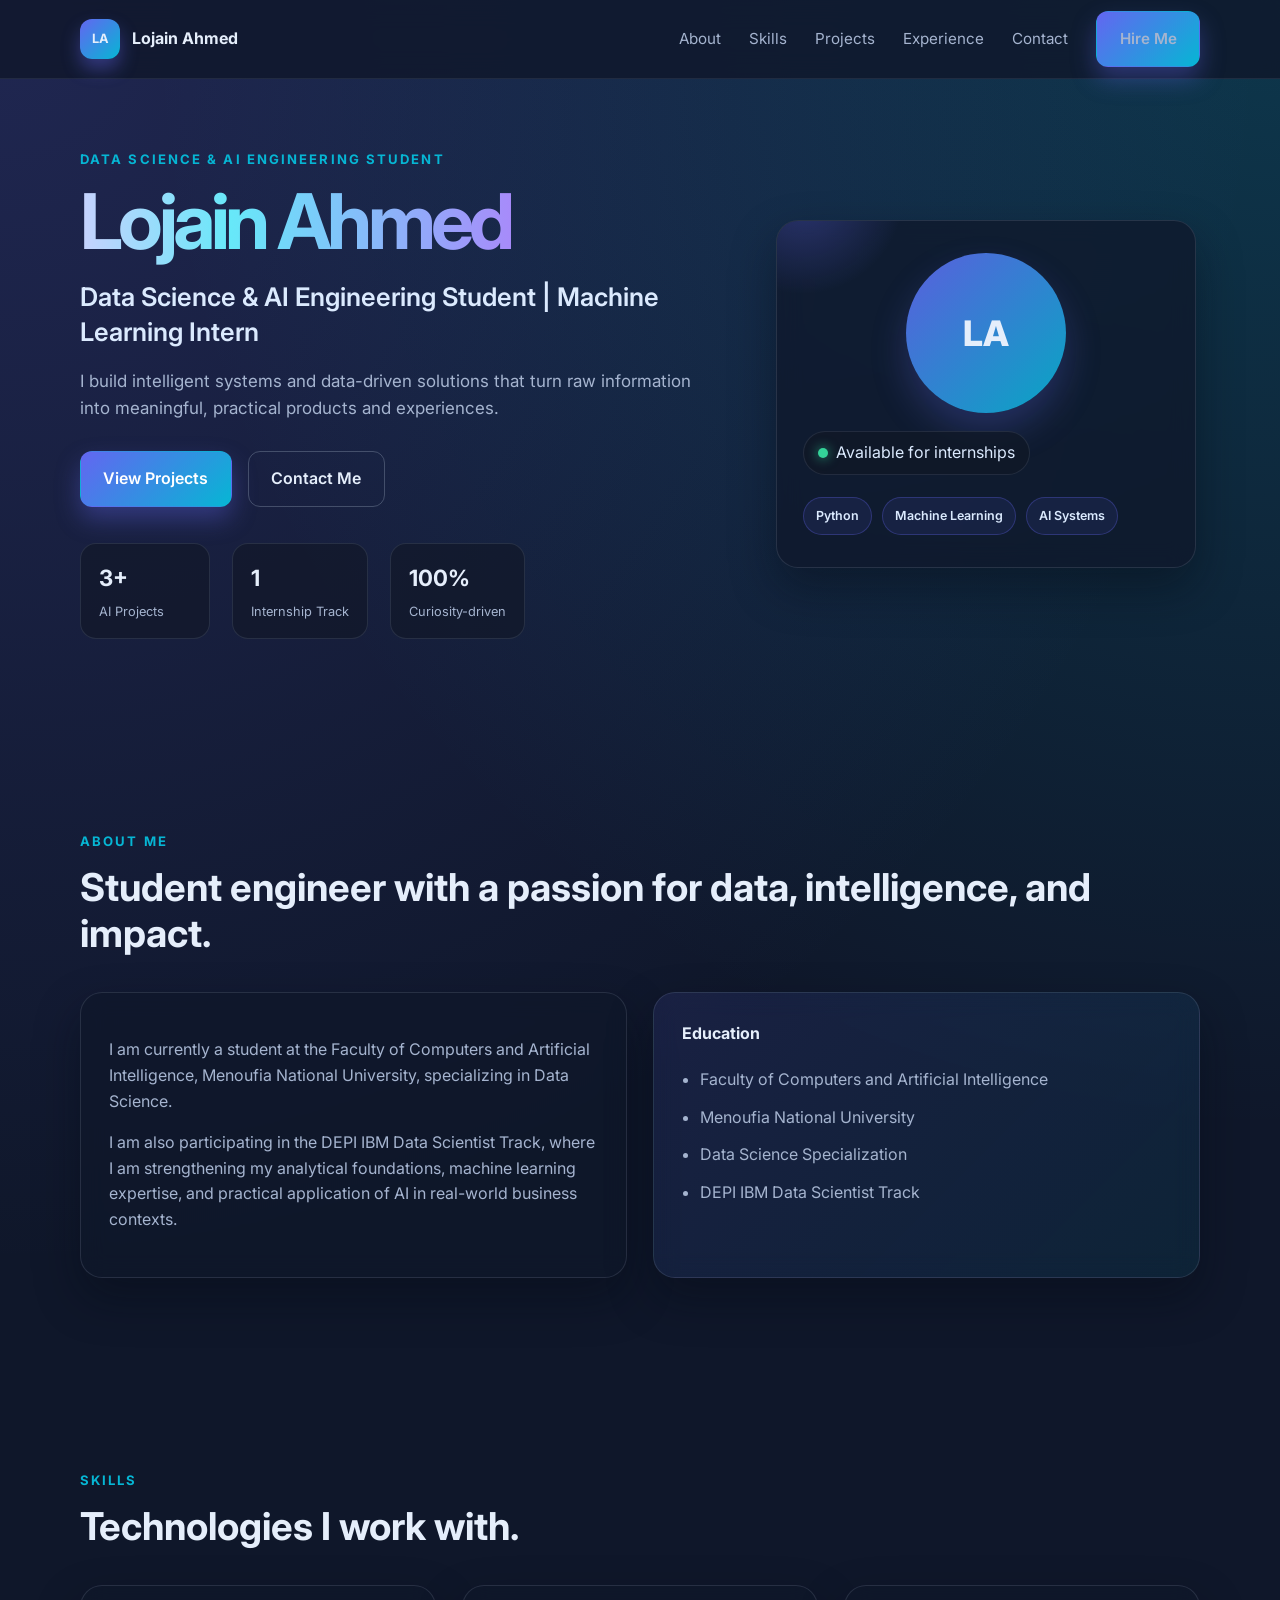
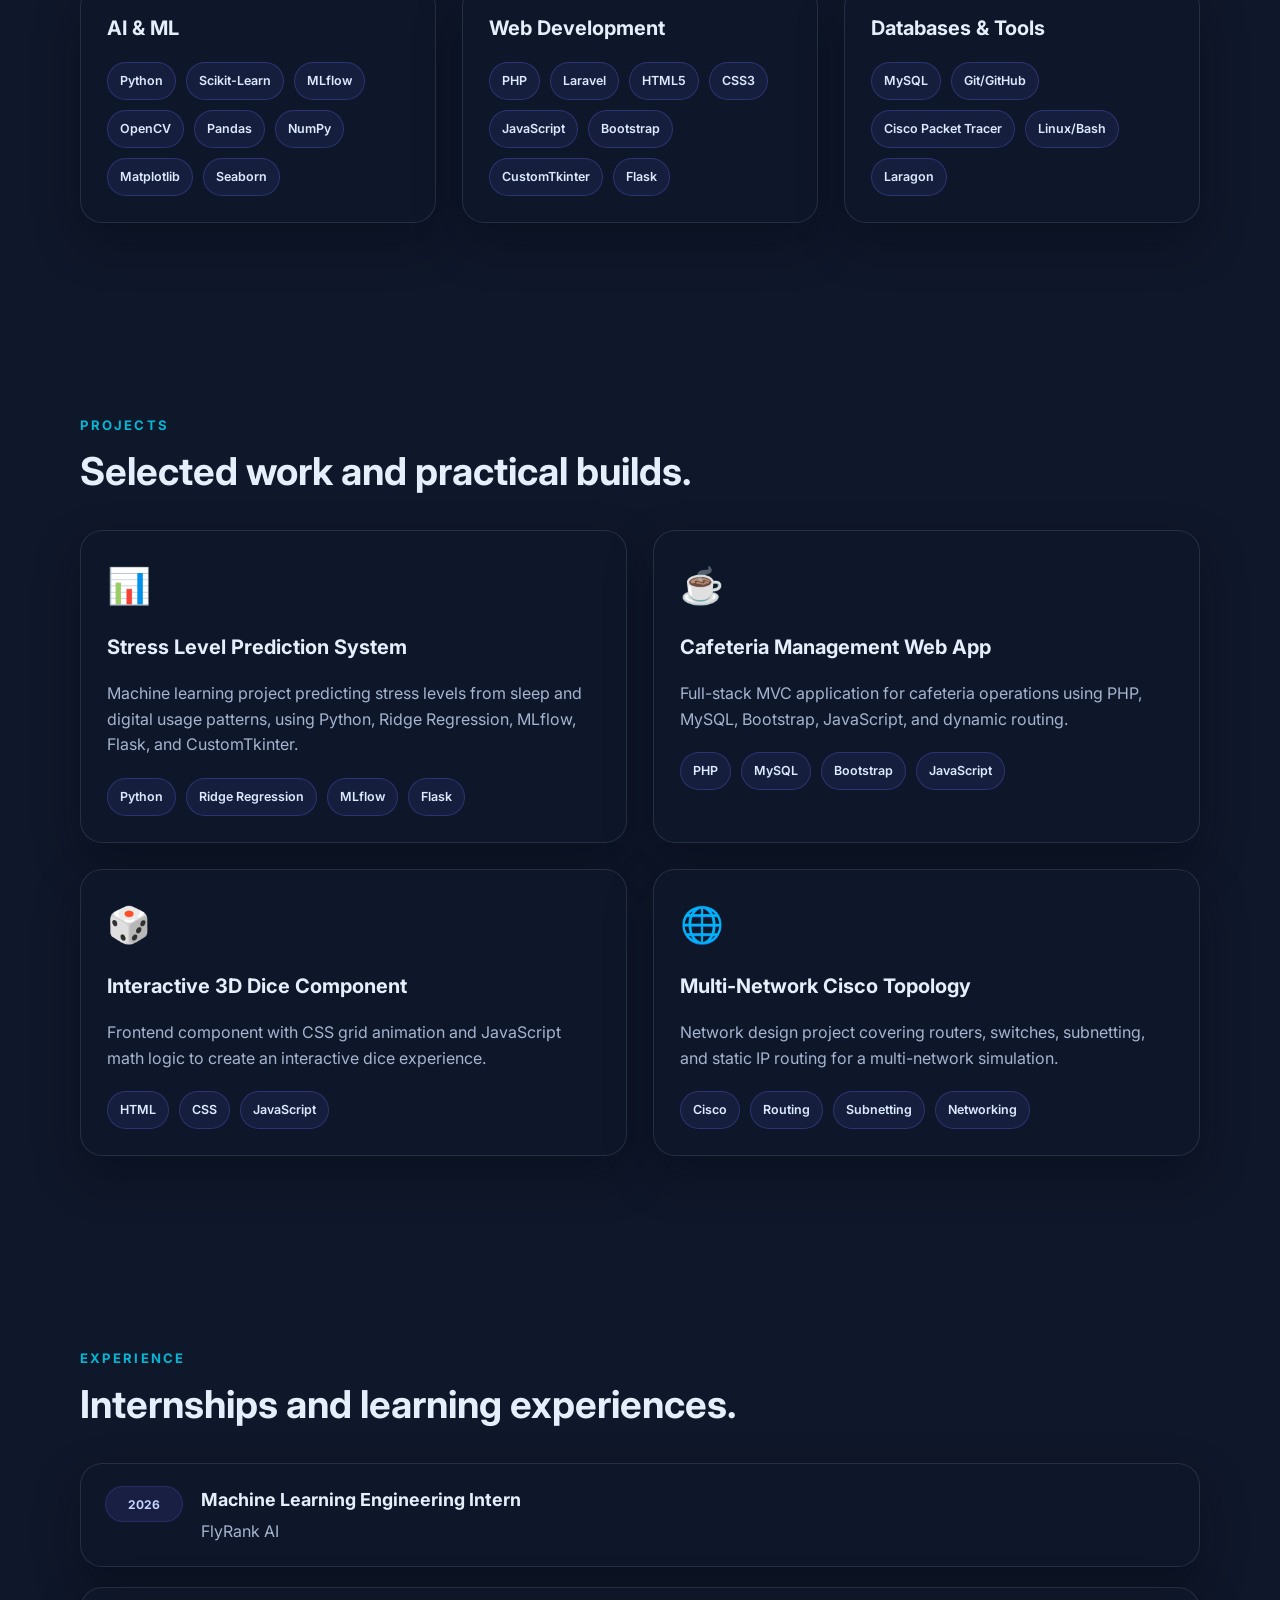
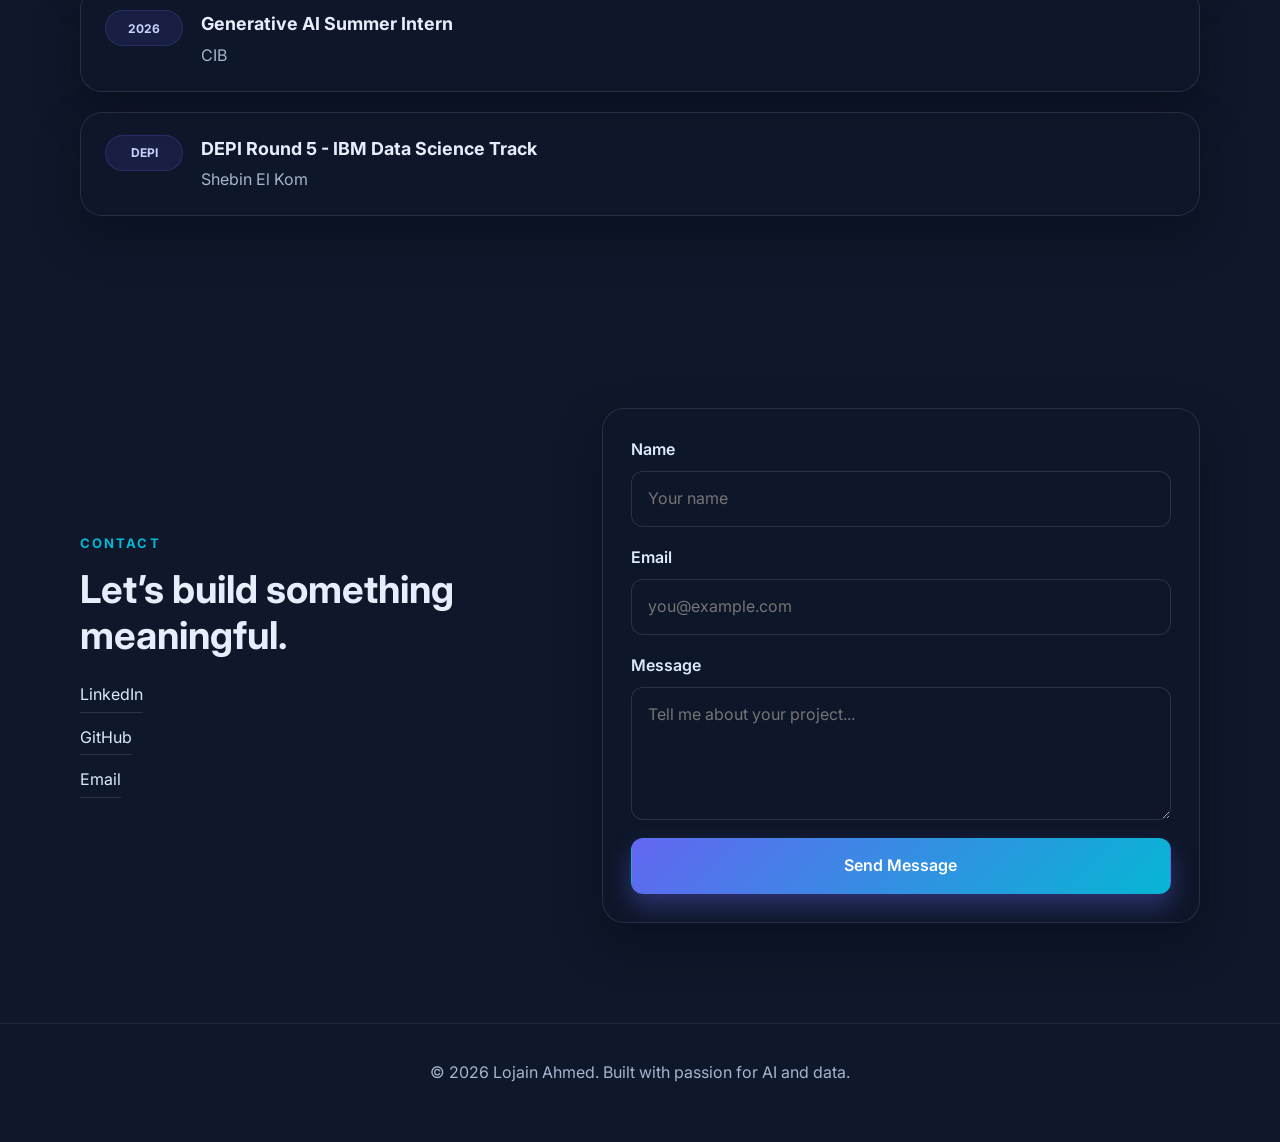
<file: ai 2/index.html>
<!DOCTYPE html>
<html lang="en">
  <head>
    <meta charset="UTF-8" />
    <meta name="viewport" content="width=device-width, initial-scale=1.0" />
    <meta
      name="description"
      content="Personal portfolio of a Data Science and AI Engineering student focused on machine learning, web development, and intelligent systems."
    />
    <title>Lojain Ahmed | Data Science & AI Engineer</title>
    <link rel="preconnect" href="https://fonts.googleapis.com" />
    <link rel="preconnect" href="https://fonts.gstatic.com" crossorigin />
    <link
      href="https://fonts.googleapis.com/css2?family=Inter:wght@400;500;600;700;800;900&display=swap"
      rel="stylesheet"
    />
    <link rel="stylesheet" href="css/style.css" />
  </head>
  <body>
    <div class="page-shell">
      <header class="site-header">
        <nav class="navbar container">
          <a href="#home" class="brand" aria-label="Home">
            <span class="brand-mark">LA</span>
            <span class="brand-text">Lojain Ahmed</span>
          </a>

          <button class="nav-toggle" aria-label="Toggle menu" aria-expanded="false">
            <span></span>
            <span></span>
            <span></span>
          </button>

          <div class="nav-menu">
            <a href="#about">About</a>
            <a href="#skills">Skills</a>
            <a href="#projects">Projects</a>
            <a href="#experience">Experience</a>
            <a href="#contact">Contact</a>
            <a href="#contact" class="btn btn-primary nav-cta">Hire Me</a>
          </div>
        </nav>
      </header>

      <main id="home">
        <section class="hero section">
          <div class="container hero-grid">
            <div class="hero-copy">
              <p class="eyebrow">Data Science & AI Engineering Student</p>
              <h1>
                <span class="gradient-text">Lojain Ahmed</span>
              </h1>
              <h2>Data Science & AI Engineering Student | Machine Learning Intern</h2>
              <p class="lead">
                I build intelligent systems and data-driven solutions that turn raw information
                into meaningful, practical products and experiences.
              </p>

              <div class="hero-actions">
                <a href="#projects" class="btn btn-primary">View Projects</a>
                <a href="#contact" class="btn btn-secondary">Contact Me</a>
              </div>

              <ul class="mini-stats" aria-label="Highlights">
                <li>
                  <strong>3+</strong>
                  <span>AI Projects</span>
                </li>
                <li>
                  <strong>1</strong>
                  <span>Internship Track</span>
                </li>
                <li>
                  <strong>100%</strong>
                  <span>Curiosity-driven</span>
                </li>
              </ul>
            </div>

            <div class="hero-visual" aria-label="Profile illustration panel">
              <div class="profile-card glass-card">
                <div class="avatar-ring">
                  <div class="avatar">LA</div>
                </div>
                <div class="profile-meta">
                  <span class="status-dot"></span>
                  Available for internships
                </div>
                <div class="focus-tags">
                  <span>Python</span>
                  <span>Machine Learning</span>
                  <span>AI Systems</span>
                </div>
              </div>
            </div>
          </div>
        </section>

        <section id="about" class="section">
          <div class="container">
            <div class="section-heading">
              <p class="eyebrow">About Me</p>
              <h3>Student engineer with a passion for data, intelligence, and impact.</h3>
            </div>

            <div class="about-grid">
              <div class="about-card glass-card">
                <p>
                  I am currently a student at the Faculty of Computers and Artificial
                  Intelligence, Menoufia National University, specializing in Data Science.
                </p>
                <p>
                  I am also participating in the DEPI IBM Data Scientist Track, where I am
                  strengthening my analytical foundations, machine learning expertise, and
                  practical application of AI in real-world business contexts.
                </p>
              </div>

              <div class="about-card glass-card accent-card">
                <h4>Education</h4>
                <ul>
                  <li>Faculty of Computers and Artificial Intelligence</li>
                  <li>Menoufia National University</li>
                  <li>Data Science Specialization</li>
                  <li>DEPI IBM Data Scientist Track</li>
                </ul>
              </div>
            </div>
          </div>
        </section>

        <section id="skills" class="section">
          <div class="container">
            <div class="section-heading">
              <p class="eyebrow">Skills</p>
              <h3>Technologies I work with.</h3>
            </div>

            <div class="skills-grid">
              <article class="skill-card glass-card">
                <h4>AI & ML</h4>
                <div class="tags">
                  <span>Python</span>
                  <span>Scikit-Learn</span>
                  <span>MLflow</span>
                  <span>OpenCV</span>
                  <span>Pandas</span>
                  <span>NumPy</span>
                  <span>Matplotlib</span>
                  <span>Seaborn</span>
                </div>
              </article>

              <article class="skill-card glass-card">
                <h4>Web Development</h4>
                <div class="tags">
                  <span>PHP</span>
                  <span>Laravel</span>
                  <span>HTML5</span>
                  <span>CSS3</span>
                  <span>JavaScript</span>
                  <span>Bootstrap</span>
                  <span>CustomTkinter</span>
                  <span>Flask</span>
                </div>
              </article>

              <article class="skill-card glass-card">
                <h4>Databases & Tools</h4>
                <div class="tags">
                  <span>MySQL</span>
                  <span>Git/GitHub</span>
                  <span>Cisco Packet Tracer</span>
                  <span>Linux/Bash</span>
                  <span>Laragon</span>
                </div>
              </article>
            </div>
          </div>
        </section>

        <section id="projects" class="section">
          <div class="container">
            <div class="section-heading">
              <p class="eyebrow">Projects</p>
              <h3>Selected work and practical builds.</h3>
            </div>

            <div class="projects-grid">
              <article class="project-card glass-card">
                <div class="project-icon">📊</div>
                <h4>Stress Level Prediction System</h4>
                <p>
                  Machine learning project predicting stress levels from sleep and digital usage
                  patterns, using Python, Ridge Regression, MLflow, Flask, and CustomTkinter.
                </p>
                <div class="tags">
                  <span>Python</span>
                  <span>Ridge Regression</span>
                  <span>MLflow</span>
                  <span>Flask</span>
                </div>
              </article>

              <article class="project-card glass-card">
                <div class="project-icon">☕</div>
                <h4>Cafeteria Management Web App</h4>
                <p>
                  Full-stack MVC application for cafeteria operations using PHP, MySQL,
                  Bootstrap, JavaScript, and dynamic routing.
                </p>
                <div class="tags">
                  <span>PHP</span>
                  <span>MySQL</span>
                  <span>Bootstrap</span>
                  <span>JavaScript</span>
                </div>
              </article>

              <article class="project-card glass-card">
                <div class="project-icon">🎲</div>
                <h4>Interactive 3D Dice Component</h4>
                <p>
                  Frontend component with CSS grid animation and JavaScript math logic to create
                  an interactive dice experience.
                </p>
                <div class="tags">
                  <span>HTML</span>
                  <span>CSS</span>
                  <span>JavaScript</span>
                </div>
              </article>

              <article class="project-card glass-card">
                <div class="project-icon">🌐</div>
                <h4>Multi-Network Cisco Topology</h4>
                <p>
                  Network design project covering routers, switches, subnetting, and static IP
                  routing for a multi-network simulation.
                </p>
                <div class="tags">
                  <span>Cisco</span>
                  <span>Routing</span>
                  <span>Subnetting</span>
                  <span>Networking</span>
                </div>
              </article>
            </div>
          </div>
        </section>

        <section id="experience" class="section">
          <div class="container">
            <div class="section-heading">
              <p class="eyebrow">Experience</p>
              <h3>Internships and learning experiences.</h3>
            </div>

            <div class="timeline">
              <article class="timeline-item glass-card">
                <span class="timeline-badge">2026</span>
                <div>
                  <h4>Machine Learning Engineering Intern</h4>
                  <p>FlyRank AI</p>
                </div>
              </article>

              <article class="timeline-item glass-card">
                <span class="timeline-badge">2026</span>
                <div>
                  <h4>Generative AI Summer Intern</h4>
                  <p>CIB</p>
                </div>
              </article>

              <article class="timeline-item glass-card">
                <span class="timeline-badge">DEPI</span>
                <div>
                  <h4>DEPI Round 5 - IBM Data Science Track</h4>
                  <p>Shebin El Kom</p>
                </div>
              </article>
            </div>
          </div>
        </section>

        <section id="contact" class="section contact-section">
          <div class="container contact-grid">
            <div>
              <div class="section-heading left-align">
                <p class="eyebrow">Contact</p>
                <h3>Let’s build something meaningful.</h3>
              </div>

              <div class="social-links">
                <a href="https://www.linkedin.com" target="_blank" rel="noreferrer">LinkedIn</a>
                <a href="https://github.com" target="_blank" rel="noreferrer">GitHub</a>
                <a href="mailto:your.email@example.com">Email</a>
              </div>
            </div>

            <form class="contact-form glass-card" id="contactForm">
              <div class="field-group">
                <label for="name">Name</label>
                <input id="name" name="name" type="text" placeholder="Your name" required />
              </div>

              <div class="field-group">
                <label for="email">Email</label>
                <input id="email" name="email" type="email" placeholder="you@example.com" required />
              </div>

              <div class="field-group">
                <label for="message">Message</label>
                <textarea id="message" name="message" rows="4" placeholder="Tell me about your project..." required></textarea>
              </div>

              <button type="submit" class="btn btn-primary full-width">Send Message</button>
            </form>
          </div>
        </section>
      </main>

      <footer class="site-footer">
        <div class="container footer-inner">
          <p>© <span id="year"></span> Lojain Ahmed. Built with passion for AI and data.</p>
        </div>
      </footer>
    </div>

    <script src="js/main.js"></script>
  </body>
</html>
</file>
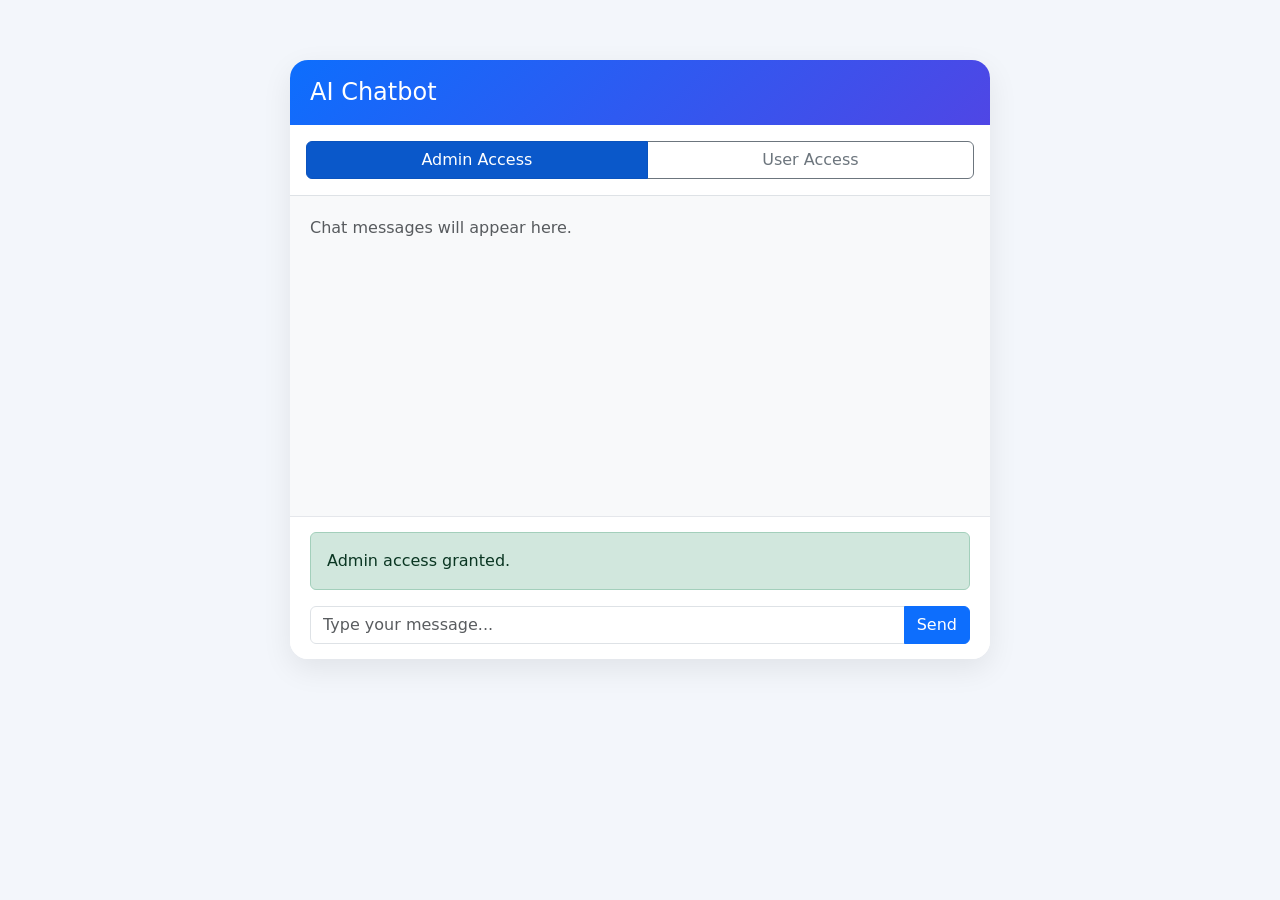
<file: ai 2/chatbot.html>
<!DOCTYPE html>
<html lang="en">
  <head>
    <meta charset="UTF-8" />
    <meta name="viewport" content="width=device-width, initial-scale=1.0" />
    <title>AI Chatbot Access Demo</title>
    <link href="https://cdn.jsdelivr.net/npm/bootstrap@5.3.3/dist/css/bootstrap.min.css" rel="stylesheet" />
    <style>
      body {
        background: #f3f6fb;
      }
      .chat-box {
        max-width: 700px;
        margin: 60px auto;
        background: white;
        border-radius: 18px;
        box-shadow: 0 10px 30px rgba(0, 0, 0, 0.08);
        overflow: hidden;
      }
      .chat-header {
        background: linear-gradient(135deg, #0d6efd, #4f46e5);
        color: white;
        padding: 18px 20px;
      }
      .chat-body {
        height: 320px;
        overflow-y: auto;
        padding: 20px;
        background: #f8f9fa;
      }
      .chat-footer {
        padding: 15px 20px;
        border-top: 1px solid #e5e7eb;
        background: white;
      }
      .role-toggle .btn {
        min-width: 140px;
      }
    </style>
  </head>
  <body>
    <div class="chat-box">
      <div class="chat-header">
        <h4 class="mb-0">AI Chatbot</h4>
      </div>

      <div class="p-3 border-bottom bg-white role-toggle">
        <div class="btn-group w-100" role="group" aria-label="Role switcher">
          <button type="button" class="btn btn-outline-primary active" data-role="admin">Admin Access</button>
          <button type="button" class="btn btn-outline-secondary" data-role="user">User Access</button>
        </div>
      </div>

      <div class="chat-body" id="chatMessages">
        <div class="text-muted">Chat messages will appear here.</div>
      </div>

      <div class="chat-footer">
        <div id="statusBox" class="alert alert-danger mt-0 mb-3">Access Denied: You do not have admin permissions to use the chatbot.</div>
        <div class="input-group">
          <input id="messageInput" class="form-control" type="text" placeholder="Type your message..." disabled />
          <button id="sendMessage" class="btn btn-primary" type="button" disabled>Send</button>
        </div>
      </div>
    </div>

    <script src="chatbot.js"></script>
  </body>
</html>
</file>
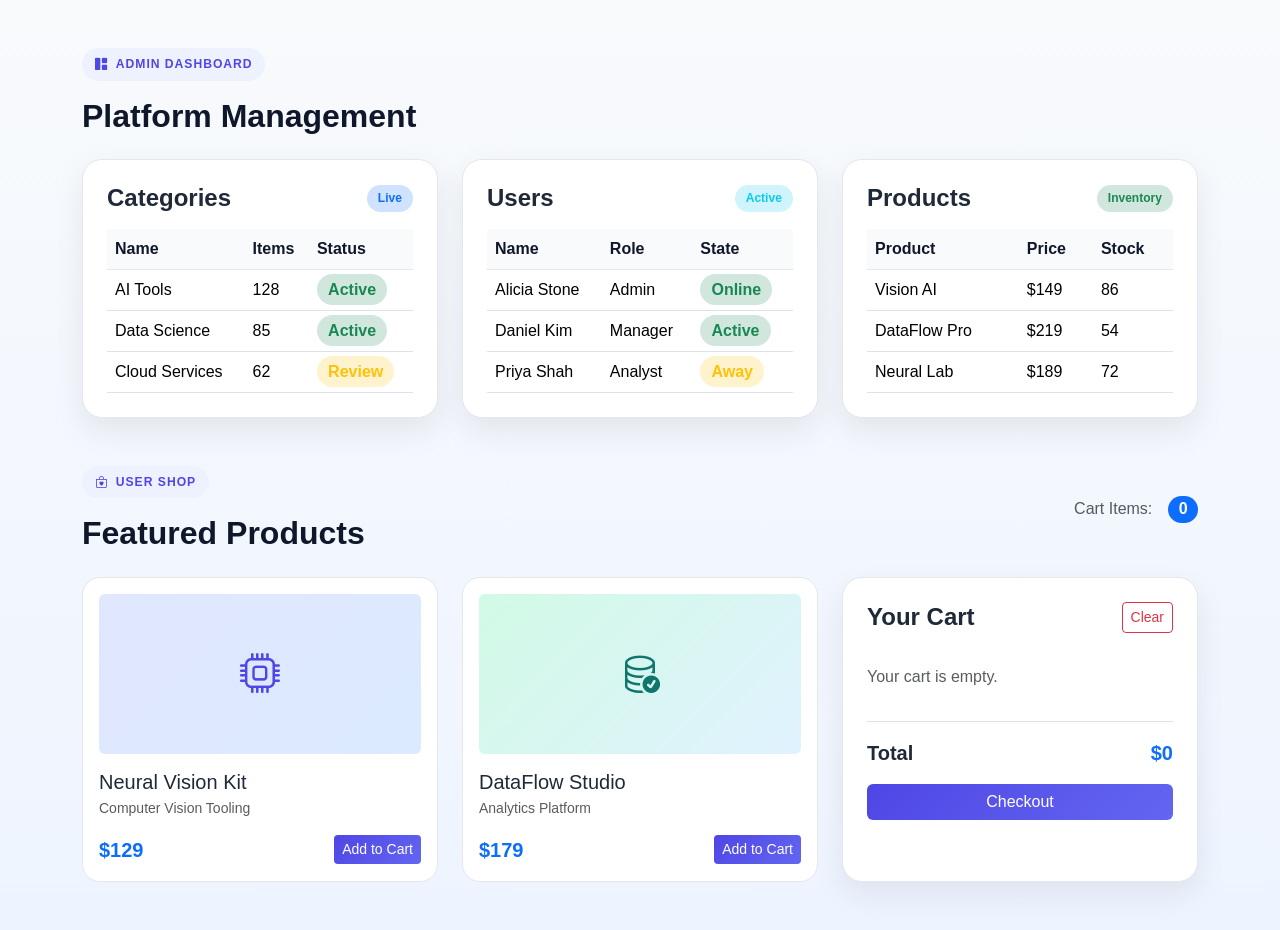
<file: ai 2/dashboard.html>
<!DOCTYPE html>
<html lang="en">
  <head>
    <meta charset="UTF-8" />
    <meta name="viewport" content="width=device-width, initial-scale=1.0" />
    <title>Admin Dashboard & Shop</title>
    <link href="https://cdn.jsdelivr.net/npm/bootstrap@5.3.3/dist/css/bootstrap.min.css" rel="stylesheet" />
    <link rel="stylesheet" href="https://cdn.jsdelivr.net/npm/bootstrap-icons@1.11.3/font/bootstrap-icons.min.css" />
    <style>
      :root {
        --bg: #f4f7fb;
        --panel: #ffffff;
        --primary: #4f46e5;
        --primary-soft: #eef2ff;
        --secondary: #0f172a;
        --text: #1f2937;
        --border: #e5e7eb;
        --shadow: 0 12px 30px rgba(15, 23, 42, 0.08);
      }
      body {
        background: linear-gradient(180deg, #f8fafc 0%, #eef4ff 100%);
        color: var(--text);
        font-family: "Segoe UI", Tahoma, Geneva, Verdana, sans-serif;
      }
      .section-title {
        font-size: 2rem;
        font-weight: 700;
        color: var(--secondary);
        margin-bottom: 1.2rem;
      }
      .section-label {
        display: inline-flex;
        align-items: center;
        gap: 0.5rem;
        letter-spacing: 0.08em;
        text-transform: uppercase;
        font-size: 0.76rem;
        color: var(--primary);
        background: var(--primary-soft);
        border-radius: 999px;
        padding: 0.45rem 0.8rem;
        font-weight: 600;
      }
      .table-card, .shop-panel {
        background: var(--panel);
        border: 1px solid var(--border);
        border-radius: 20px;
        box-shadow: var(--shadow);
      }
      .table thead th {
        border-bottom: 1px solid var(--border);
        background: #f8fafc;
        color: var(--secondary);
        font-weight: 700;
      }
      .badge-soft {
        border-radius: 999px;
        padding: 0.45rem 0.7rem;
        font-weight: 600;
      }
      .btn-primary {
        background: linear-gradient(135deg, #4f46e5, #6366f1);
        border: none;
      }
      .product-card {
        border: 1px solid var(--border);
        border-radius: 18px;
        overflow: hidden;
        transition: 0.25s ease;
        background: white;
        height: 100%;
      }
      .product-image {
        height: 160px;
        background: linear-gradient(135deg, #e0e7ff, #dbeafe);
        display: flex;
        align-items: center;
        justify-content: center;
        color: var(--primary);
        font-size: 2.5rem;
      }
      .cart-item {
        border-bottom: 1px solid var(--border);
        padding: 0.75rem 0;
      }
      .cart-item:last-child {
        border-bottom: none;
      }
    </style>
  </head>
  <body>
    <main class="container py-5">
      <!-- Admin Dashboard Section -->
      <section id="dashboard" class="mb-5">
        <div class="mb-4">
          <span class="section-label"><i class="bi bi-grid-1x2-fill"></i> Admin Dashboard</span>
          <h2 class="section-title mt-3 mb-0">Platform Management</h2>
        </div>

        <div class="row g-4">
          <!-- Categories Table -->
          <div class="col-lg-4">
            <div class="table-card p-3 p-md-4">
              <div class="d-flex justify-content-between align-items-center mb-3">
                <h4 class="fw-bold mb-0">Categories</h4>
                <span class="badge badge-soft bg-primary-subtle text-primary">Live</span>
              </div>
              <div class="table-responsive">
                <table class="table align-middle mb-0">
                  <thead>
                    <tr><th>Name</th><th>Items</th><th>Status</th></tr>
                  </thead>
                  <tbody>
                    <tr><td>AI Tools</td><td>128</td><td><span class="badge-soft bg-success-subtle text-success">Active</span></td></tr>
                    <tr><td>Data Science</td><td>85</td><td><span class="badge-soft bg-success-subtle text-success">Active</span></td></tr>
                    <tr><td>Cloud Services</td><td>62</td><td><span class="badge-soft bg-warning-subtle text-warning">Review</span></td></tr>
                  </tbody>
                </table>
              </div>
            </div>
          </div>

          <!-- Users Table -->
          <div class="col-lg-4">
            <div class="table-card p-3 p-md-4">
              <div class="d-flex justify-content-between align-items-center mb-3">
                <h4 class="fw-bold mb-0">Users</h4>
                <span class="badge badge-soft bg-info-subtle text-info">Active</span>
              </div>
              <div class="table-responsive">
                <table class="table align-middle mb-0">
                  <thead>
                    <tr><th>Name</th><th>Role</th><th>State</th></tr>
                  </thead>
                  <tbody>
                    <tr><td>Alicia Stone</td><td>Admin</td><td><span class="badge-soft bg-success-subtle text-success">Online</span></td></tr>
                    <tr><td>Daniel Kim</td><td>Manager</td><td><span class="badge-soft bg-success-subtle text-success">Active</span></td></tr>
                    <tr><td>Priya Shah</td><td>Analyst</td><td><span class="badge-soft bg-warning-subtle text-warning">Away</span></td></tr>
                  </tbody>
                </table>
              </div>
            </div>
          </div>

          <!-- Products Table -->
          <div class="col-lg-4">
            <div class="table-card p-3 p-md-4">
              <div class="d-flex justify-content-between align-items-center mb-3">
                <h4 class="fw-bold mb-0">Products</h4>
                <span class="badge badge-soft bg-success-subtle text-success">Inventory</span>
              </div>
              <div class="table-responsive">
                <table class="table align-middle mb-0">
                  <thead>
                    <tr><th>Product</th><th>Price</th><th>Stock</th></tr>
                  </thead>
                  <tbody>
                    <tr><td>Vision AI</td><td>$149</td><td>86</td></tr>
                    <tr><td>DataFlow Pro</td><td>$219</td><td>54</td></tr>
                    <tr><td>Neural Lab</td><td>$189</td><td>72</td></tr>
                  </tbody>
                </table>
              </div>
            </div>
          </div>
        </div>
      </section>

      <!-- User Shop Section -->
      <section id="shop">
        <div class="d-flex justify-content-between align-items-center flex-wrap gap-3 mb-4">
          <div>
            <span class="section-label"><i class="bi bi-bag-heart"></i> User Shop</span>
            <h2 class="section-title mt-3 mb-0">Featured Products</h2>
          </div>
          <div class="d-flex align-items-center gap-2">
            <span class="text-muted me-2">Cart Items:</span>
            <span class="badge rounded-pill bg-primary fs-6" id="cart-count">0</span>
          </div>
        </div>

        <div class="row g-4">
          <!-- Product List -->
          <div class="col-lg-8">
            <div class="row g-4">
              <div class="col-md-6">
                <div class="product-card p-3">
                  <div class="product-image rounded"><i class="bi bi-cpu"></i></div>
                  <h5 class="mt-3 mb-1">Neural Vision Kit</h5>
                  <p class="text-muted small">Computer Vision Tooling</p>
                  <div class="d-flex justify-content-between align-items-center">
                    <span class="fw-bold text-primary fs-5">$129</span>
                    <button class="btn btn-primary btn-sm add-to-cart" data-name="Neural Vision Kit" data-price="129">Add to Cart</button>
                  </div>
                </div>
              </div>

              <div class="col-md-6">
                <div class="product-card p-3">
                  <div class="product-image rounded" style="background: linear-gradient(135deg, #d1fae5, #e0f2fe); color: #0f766e;"><i class="bi bi-database-check"></i></div>
                  <h5 class="mt-3 mb-1">DataFlow Studio</h5>
                  <p class="text-muted small">Analytics Platform</p>
                  <div class="d-flex justify-content-between align-items-center">
                    <span class="fw-bold text-primary fs-5">$179</span>
                    <button class="btn btn-primary btn-sm add-to-cart" data-name="DataFlow Studio" data-price="179">Add to Cart</button>
                  </div>
                </div>
              </div>
            </div>
          </div>

          <!-- Cart Panel -->
          <div class="col-lg-4">
            <div class="shop-panel p-4 h-100">
              <div class="d-flex justify-content-between align-items-center mb-3">
                <h4 class="fw-bold mb-0">Your Cart</h4>
                <button class="btn btn-sm btn-outline-danger" id="clear-cart">Clear</button>
              </div>

              <div id="cart-items">
                <div class="text-muted py-3">Your cart is empty.</div>
              </div>

              <div class="border-top pt-3 mt-3">
                <div class="d-flex justify-content-between fw-bold fs-5">
                  <span>Total</span>
                  <span id="cart-total" class="text-primary">$0</span>
                </div>
                <button class="btn btn-primary w-100 mt-3">Checkout</button>
              </div>
            </div>
          </div>
        </div>
      </section>
    </main>

    <script>
      const cartItems = [];
      const cartItemsContainer = document.getElementById('cart-items');
      const cartCount = document.getElementById('cart-count');
      const cartTotal = document.getElementById('cart-total');

      function updateCart() {
        cartItemsContainer.innerHTML = '';
        if (cartItems.length === 0) {
          cartItemsContainer.innerHTML = '<div class="text-muted py-3">Your cart is empty.</div>';
          cartCount.textContent = '0';
          cartTotal.textContent = '$0';
          return;
        }

        let total = 0;
        cartItems.forEach((item) => {
          total += item.price;
          const row = document.createElement('div');
          row.className = 'cart-item d-flex justify-content-between align-items-center';
          row.innerHTML = `
            <div>
              <div class="fw-semibold">${item.name}</div>
              <small class="text-muted">Qty: 1</small>
            </div>
            <div class="fw-semibold text-primary">$${item.price}</div>
          `;
          cartItemsContainer.appendChild(row);
        });

        cartCount.textContent = String(cartItems.length);
        cartTotal.textContent = `$${total}`;
      }

      document.querySelectorAll('.add-to-cart').forEach((button) => {
        button.addEventListener('click', () => {
          const name = button.dataset.name;
          const price = Number(button.dataset.price);
          cartItems.push({ name, price });
          updateCart();
        });
      });

      document.getElementById('clear-cart').addEventListener('click', () => {
        cartItems.length = 0;
        updateCart();
      });
    </script>
  </body>
</html>
</file>
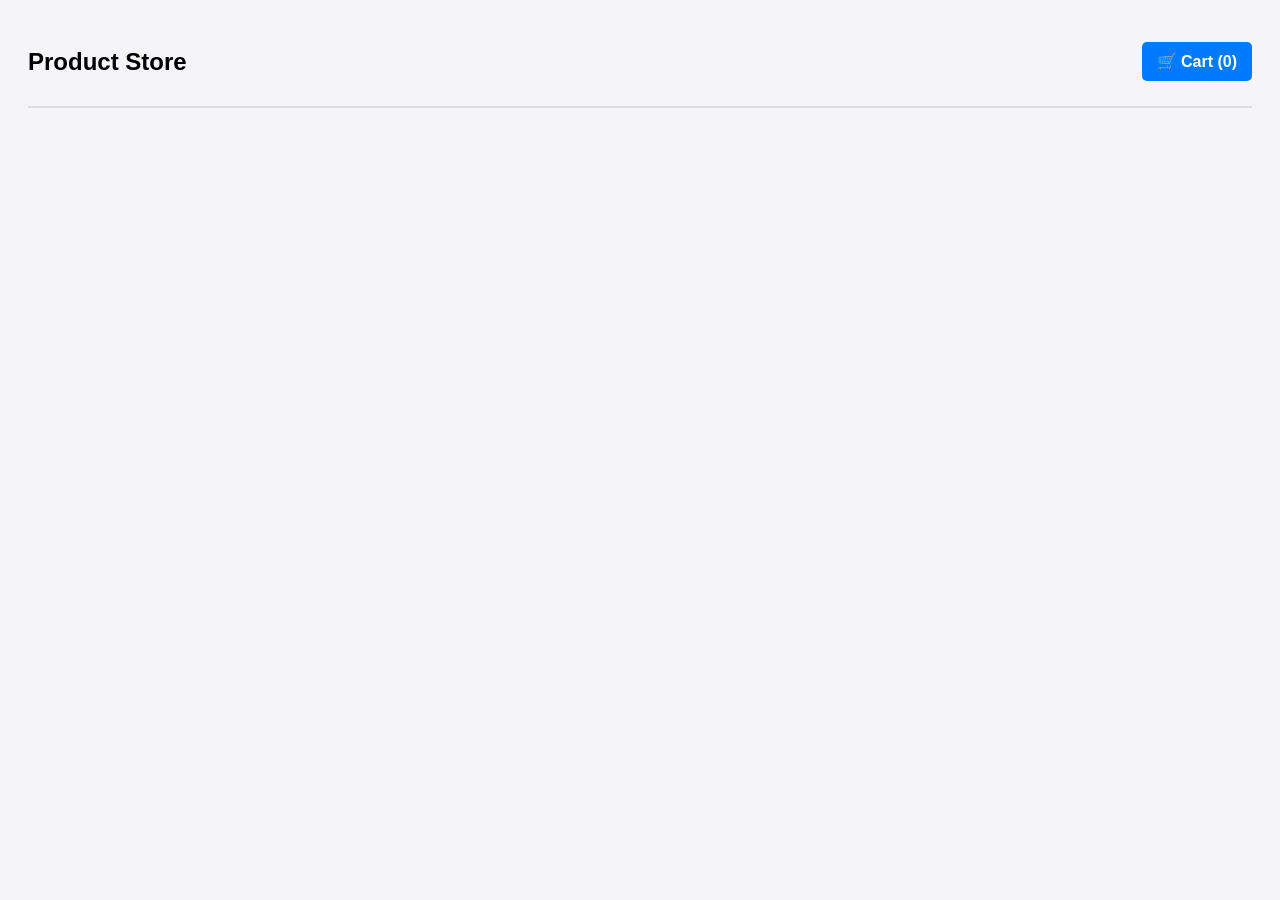
<file: day5 js/index3.html>
<!DOCTYPE html>
<html lang="en">
<head>
    <meta charset="UTF-8">
    <meta name="viewport" content="width=device-width, initial-scale=1.0">
    <title>JS Task - Interactive Cart</title>
    <style>
        body { font-family: Arial, sans-serif; padding: 20px; background-color: #f4f4f9; }
        
        header { display: flex; justify-content: space-between; align-items: center; border-bottom: 2px solid #ddd; padding-bottom: 10px; }
        
        .cart-btn {
            background-color: #007bff;
            color: white;
            padding: 10px 15px;
            border-radius: 5px;
            cursor: pointer;
            font-weight: bold;
            user-select: none;
        }
        .cart-btn:hover { background-color: #0056b3; }

        .container { display: flex; flex-wrap: wrap; gap: 15px; margin-top: 20px; }
        .card { border: 1px solid #ddd; padding: 15px; width: 180px; text-align: center; border-radius: 8px; background: white; }
        .card img { width: 100px; height: 100px; object-fit: contain; }
        
        button.add-btn { background-color: #28a745; color: white; border: none; padding: 8px 12px; cursor: pointer; border-radius: 4px; }
        button.add-btn:hover { background-color: #218838; }

        
        .cart-modal {
            display: none; 
            position: fixed;
            top: 70px;
            right: 20px;
            width: 300px;
            background: white;
            border: 1px solid #ccc;
            box-shadow: 0 4px 10px rgba(0,0,0,0.15);
            padding: 15px;
            border-radius: 8px;
            z-index: 1000;
        }

        .cart-item {
            display: flex;
            justify-content: space-between;
            align-items: center;
            border-bottom: 1px solid #eee;
            padding: 8px 0;
        }

        .total-price {
            margin-top: 15px;
            font-size: 1.1rem;
            font-weight: bold;
            text-align: right;
            color: #d9534f;
        }
    </style>
</head>
<body>

    <header>
        <h2>Product Store</h2>
        
        <div id="cart-btn" class="cart-btn">
            🛒 Cart (<span id="cart-count">0</span>)
        </div>
    </header>

    <div id="products-container" class="container"></div>

   
    <div id="cart-modal" class="cart-modal">
        <h3>Your Cart</h3>
        <div id="cart-items-list">
            <p id="empty-msg">Cart is empty!</p>
        </div>
        <hr>
        <div class="total-price">
            Total: $<span id="total-price">0.00</span>
        </div>
    </div>

    <script src="script.js"></script>
</body>
</html>
</file>
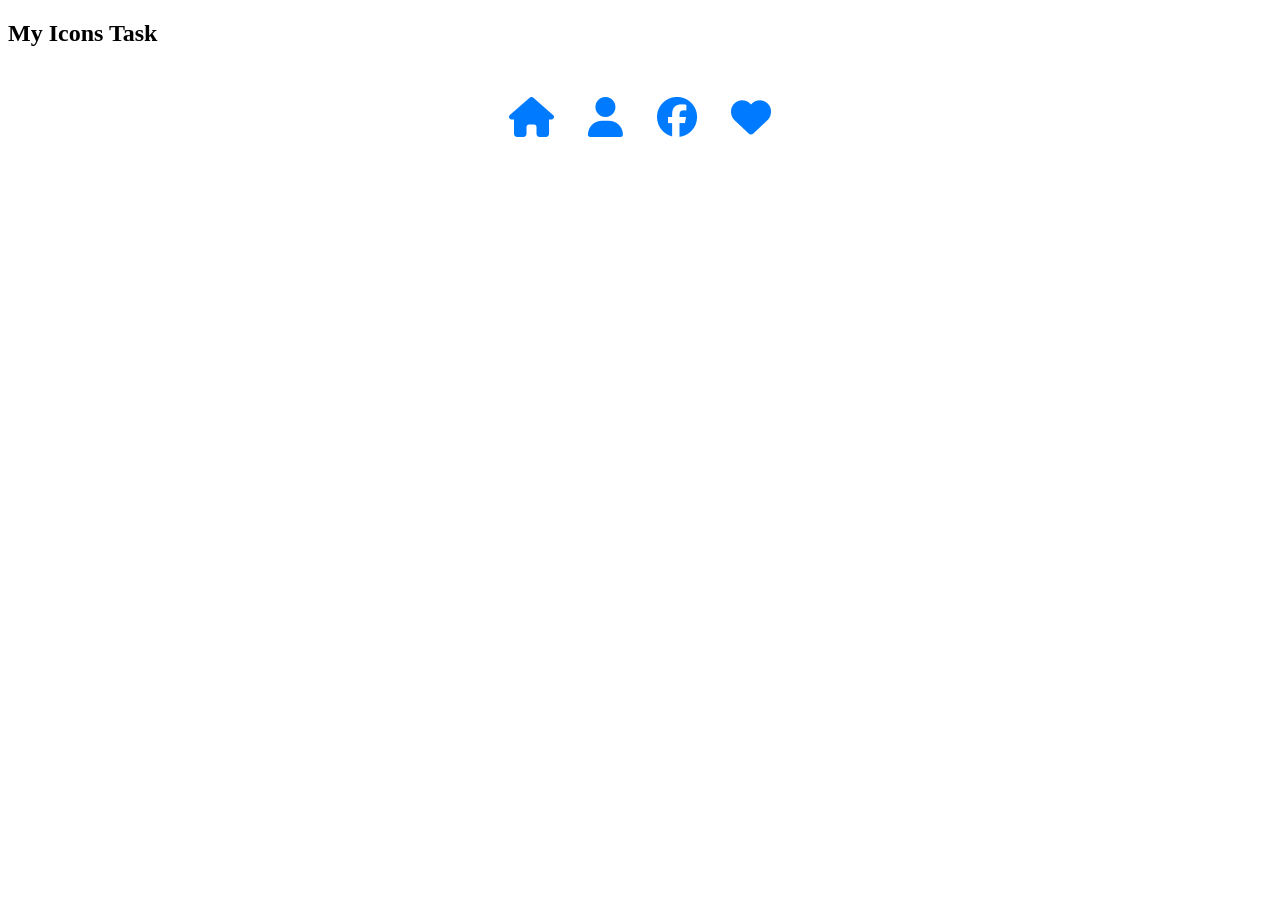
<file: lojain ahmed/font_awesome.html>
<!DOCTYPE html>
<html lang="en">
<head>
    <meta charset="UTF-8">
    <meta name="viewport" content="width=device-width, initial-scale=1.0">
    <title>Font Awesome Task</title>

    <link rel="stylesheet" href="https://cdnjs.cloudflare.com/ajax/libs/font-awesome/6.5.1/css/all.min.css">

    
    <link rel="stylesheet" href="font_awesome.css">
</head>
<body>

    <h2>My Icons Task</h2>

  
    <div class="icons-container">
        <i class="fa-solid fa-house"></i>
        <i class="fa-solid fa-user"></i>
        <i class="fa-brands fa-facebook"></i>
        <i class="fa-solid fa-heart"></i>
    </div>

</body>
</html>
</file>
<file: ai 2/css/style.css>
:root {
  --bg: #0f172a;
  --bg-soft: #111827;
  --surface: rgba(15, 23, 42, 0.72);
  --surface-strong: #111c2f;
  --card: rgba(15, 23, 42, 0.8);
  --card-border: rgba(148, 163, 184, 0.18);
  --text: #e5eefb;
  --muted: #a5b4cf;
  --primary: #6366f1;
  --primary-strong: #4f46e5;
  --secondary: #06b6d4;
  --accent: #8b5cf6;
  --success: #34d399;
  --shadow: 0 20px 45px rgba(5, 10, 20, 0.4);
  --radius: 22px;
  --container: min(1120px, calc(100% - 32px));
}

* {
  box-sizing: border-box;
}

html {
  scroll-behavior: smooth;
}

body {
  margin: 0;
  font-family: "Inter", sans-serif;
  background:
    radial-gradient(circle at top left, rgba(99, 102, 241, 0.2), transparent 28%),
    radial-gradient(circle at top right, rgba(6, 182, 212, 0.2), transparent 25%),
    var(--bg);
  color: var(--text);
  line-height: 1.6;
}

img {
  max-width: 100%;
  display: block;
}

a {
  color: inherit;
  text-decoration: none;
}

button,
input,
textarea {
  font: inherit;
}

.page-shell {
  min-height: 100vh;
}

.container {
  width: var(--container);
  margin: 0 auto;
}

.section {
  padding: 96px 0;
}

.eyebrow {
  margin: 0 0 12px;
  color: var(--secondary);
  font-size: 0.82rem;
  font-weight: 700;
  letter-spacing: 0.16em;
  text-transform: uppercase;
}

.gradient-text {
  background: linear-gradient(90deg, #c7d2fe 0%, #67e8f9 35%, #a78bfa 100%);
  -webkit-background-clip: text;
  background-clip: text;
  color: transparent;
}

.glass-card {
  background: rgba(15, 23, 42, 0.74);
  border: 1px solid var(--card-border);
  box-shadow: var(--shadow);
  backdrop-filter: blur(12px);
  -webkit-backdrop-filter: blur(12px);
  border-radius: var(--radius);
}

.site-header {
  position: sticky;
  top: 0;
  z-index: 40;
  background: rgba(15, 23, 42, 0.8);
  border-bottom: 1px solid rgba(148, 163, 184, 0.12);
  backdrop-filter: blur(14px);
}

.navbar {
  display: flex;
  align-items: center;
  justify-content: space-between;
  min-height: 78px;
}

.brand {
  display: inline-flex;
  align-items: center;
  gap: 12px;
  font-weight: 700;
  color: var(--text);
}

.brand-mark {
  width: 40px;
  height: 40px;
  display: inline-flex;
  align-items: center;
  justify-content: center;
  border-radius: 12px;
  background: linear-gradient(135deg, var(--primary), var(--secondary));
  font-size: 0.8rem;
  box-shadow: 0 10px 18px rgba(99, 102, 241, 0.4);
}

.nav-menu {
  display: flex;
  align-items: center;
  gap: 28px;
}

.nav-menu a {
  color: var(--muted);
  font-size: 0.95rem;
  transition: color 0.2s ease;
}

.nav-menu a:hover,
.nav-menu a.active {
  color: var(--text);
}

.nav-toggle {
  display: none;
  background: transparent;
  border: none;
  padding: 6px;
  cursor: pointer;
}

.nav-toggle span {
  display: block;
  width: 24px;
  height: 2px;
  background: white;
  margin: 5px 0;
  border-radius: 2px;
}

.btn {
  display: inline-flex;
  align-items: center;
  justify-content: center;
  border: 1px solid transparent;
  border-radius: 12px;
  padding: 0.9rem 1.4rem;
  font-weight: 600;
  cursor: pointer;
  transition: transform 0.2s ease, box-shadow 0.2s ease, border-color 0.2s ease;
}

.btn:hover {
  transform: translateY(-2px);
}

.btn-primary {
  background: linear-gradient(135deg, var(--primary), var(--secondary));
  color: white;
  box-shadow: 0 12px 25px rgba(99, 102, 241, 0.35);
}

.btn-secondary {
  background: transparent;
  border-color: rgba(148, 163, 184, 0.35);
  color: var(--text);
}

.hero {
  padding-top: 70px;
}

.hero-grid {
  display: grid;
  grid-template-columns: 1.2fr 0.8fr;
  align-items: center;
  gap: 48px;
}

.hero-copy h1 {
  margin: 0;
  font-size: clamp(2.6rem, 6vw, 5rem);
  line-height: 1.05;
  letter-spacing: -0.06em;
}

.hero-copy h2 {
  margin: 16px 0 18px;
  font-size: clamp(1.2rem, 2vw, 1.8rem);
  color: #dbeafe;
  line-height: 1.4;
  font-weight: 600;
}

.lead {
  max-width: 620px;
  color: var(--muted);
  font-size: 1.06rem;
}

.hero-actions {
  display: flex;
  flex-wrap: wrap;
  gap: 16px;
  margin-top: 28px;
}

.mini-stats {
  list-style: none;
  padding: 0;
  margin: 36px 0 0;
  display: flex;
  flex-wrap: wrap;
  gap: 22px;
}

.mini-stats li {
  min-width: 130px;
  display: flex;
  flex-direction: column;
  gap: 6px;
  padding: 16px 18px;
  border: 1px solid rgba(148, 163, 184, 0.16);
  border-radius: 16px;
  background: rgba(17, 24, 39, 0.65);
}

.mini-stats strong {
  font-size: 1.4rem;
}

.mini-stats span {
  color: var(--muted);
  font-size: 0.8rem;
}

.hero-visual {
  display: flex;
  justify-content: center;
}

.profile-card {
  width: min(100%, 420px);
  padding: 32px 26px;
  position: relative;
  overflow: hidden;
}

.profile-card::before {
  content: "";
  position: absolute;
  inset: -40% auto auto -20%;
  width: 220px;
  height: 220px;
  border-radius: 50%;
  background: radial-gradient(circle, rgba(99, 102, 241, 0.35), transparent 65%);
}

.avatar-ring {
  position: relative;
  z-index: 1;
  display: flex;
  justify-content: center;
  margin-bottom: 18px;
}

.avatar {
  width: 160px;
  height: 160px;
  border-radius: 50%;
  display: flex;
  align-items: center;
  justify-content: center;
  font-size: 2.2rem;
  font-weight: 800;
  background: linear-gradient(135deg, rgba(99, 102, 241, 0.9), rgba(6, 182, 212, 0.9));
  box-shadow: 0 18px 35px rgba(99, 102, 241, 0.25);
}

.profile-meta {
  position: relative;
  z-index: 1;
  display: inline-flex;
  align-items: center;
  gap: 8px;
  color: #dbeafe;
  border: 1px solid rgba(148, 163, 184, 0.15);
  border-radius: 999px;
  padding: 8px 14px;
  background: rgba(17, 24, 39, 0.8);
}

.status-dot {
  width: 10px;
  height: 10px;
  border-radius: 50%;
  background: var(--success);
  box-shadow: 0 0 12px rgba(52, 211, 153, 0.8);
}

.focus-tags {
  position: relative;
  z-index: 1;
  display: flex;
  flex-wrap: wrap;
  gap: 10px;
  margin-top: 22px;
}

.focus-tags span,
.tags span {
  display: inline-flex;
  align-items: center;
  padding: 8px 12px;
  border-radius: 999px;
  background: rgba(99, 102, 241, 0.1);
  border: 1px solid rgba(99, 102, 241, 0.3);
  color: #dbeafe;
  font-size: 0.78rem;
  font-weight: 600;
}

.section-heading {
  margin-bottom: 36px;
}

.section-heading h3 {
  margin: 0;
  font-size: clamp(2rem, 3vw, 2.8rem);
  line-height: 1.2;
}

.about-grid {
  display: grid;
  grid-template-columns: repeat(2, minmax(0, 1fr));
  gap: 26px;
}

.about-card {
  padding: 28px;
}

.about-card p,
.about-card li {
  color: var(--muted);
}

.about-card h4 {
  margin-top: 0;
  margin-bottom: 20px;
}

.about-card ul {
  margin: 0;
  padding-left: 18px;
  display: grid;
  gap: 12px;
}

.accent-card {
  background: linear-gradient(135deg, rgba(99, 102, 241, 0.12), rgba(6, 182, 212, 0.08));
}

.skills-grid,
.projects-grid {
  display: grid;
  grid-template-columns: repeat(3, minmax(0, 1fr));
  gap: 26px;
}

.skill-card,
.project-card {
  padding: 26px;
  transition: transform 0.25s ease, border-color 0.25s ease;
}

.skill-card:hover,
.project-card:hover,
.timeline-item:hover {
  transform: translateY(-6px);
  border-color: rgba(99, 102, 241, 0.45);
}

.skill-card h4,
.project-card h4 {
  margin-top: 0;
  margin-bottom: 18px;
  font-size: 1.25rem;
}

.tags {
  display: flex;
  flex-wrap: wrap;
  gap: 10px;
}

.projects-grid {
  grid-template-columns: repeat(2, minmax(0, 1fr));
}

.project-card {
  position: relative;
  overflow: hidden;
}

.project-card::after {
  content: "";
  position: absolute;
  inset: auto -20% -35% auto;
  width: 140px;
  height: 140px;
  border-radius: 50%;
  background: radial-gradient(circle, rgba(96, 165, 250, 0.2), transparent 60%);
}

.project-icon {
  font-size: 2.2rem;
  margin-bottom: 18px;
}

.project-card p {
  color: var(--muted);
  margin-bottom: 20px;
}

.timeline {
  display: grid;
  gap: 20px;
}

.timeline-item {
  display: flex;
  align-items: flex-start;
  gap: 18px;
  padding: 22px 24px;
  transition: transform 0.25s ease, border-color 0.25s ease;
}

.timeline-badge {
  display: inline-flex;
  align-items: center;
  justify-content: center;
  min-width: 78px;
  height: 36px;
  padding: 6px 12px;
  border-radius: 999px;
  background: rgba(99, 102, 241, 0.12);
  border: 1px solid rgba(99, 102, 241, 0.2);
  color: #c7d2fe;
  font-weight: 700;
  font-size: 0.75rem;
  text-transform: uppercase;
}

.timeline-item h4 {
  margin: 0 0 4px;
  font-size: 1.12rem;
}

.timeline-item p {
  margin: 0;
  color: var(--muted);
}

.contact-section {
  padding-bottom: 100px;
}

.contact-grid {
  display: grid;
  grid-template-columns: 0.9fr 1.1fr;
  gap: 32px;
  align-items: center;
}

.left-align {
  margin-bottom: 24px;
}

.social-links {
  display: flex;
  flex-direction: column;
  gap: 12px;
  margin-top: 24px;
}

.social-links a {
  width: fit-content;
  color: #dbeafe;
  padding-bottom: 4px;
  border-bottom: 1px solid rgba(148, 163, 184, 0.2);
}

.contact-form {
  padding: 28px;
}

.field-group {
  display: grid;
  gap: 8px;
  margin-bottom: 18px;
}

.field-group label {
  color: #dbeafe;
  font-weight: 600;
}

.field-group input,
.field-group textarea {
  width: 100%;
  padding: 0.9rem 1rem;
  border-radius: 12px;
  border: 1px solid rgba(148, 163, 184, 0.2);
  background: rgba(15, 23, 42, 0.7);
  color: var(--text);
  outline: none;
  transition: border-color 0.2s ease, box-shadow 0.2s ease;
}

.field-group input:focus,
.field-group textarea:focus {
  border-color: rgba(99, 102, 241, 0.8);
  box-shadow: 0 0 0 3px rgba(99, 102, 241, 0.18);
}

.full-width {
  width: 100%;
}

.site-footer {
  padding: 20px 0 40px;
  border-top: 1px solid rgba(148, 163, 184, 0.12);
}

.footer-inner {
  text-align: center;
  color: var(--muted);
}

@media (max-width: 900px) {
  .hero-grid,
  .about-grid,
  .contact-grid,
  .skills-grid,
  .projects-grid {
    grid-template-columns: 1fr;
  }

  .nav-toggle {
    display: block;
  }

  .nav-menu {
    position: absolute;
    top: 78px;
    left: 16px;
    right: 16px;
    display: none;
    flex-direction: column;
    align-items: flex-start;
    padding: 20px;
    border: 1px solid rgba(148, 163, 184, 0.12);
    background: rgba(15, 23, 42, 0.96);
    border-radius: 18px;
    box-shadow: var(--shadow);
  }

  .nav-menu.open {
    display: flex;
  }

  .nav-cta {
    width: 100%;
  }
}

@media (max-width: 560px) {
  .section {
    padding: 72px 0;
  }

  .hero-copy h1 {
    letter-spacing: -0.04em;
  }

  .hero-actions {
    flex-direction: column;
    align-items: stretch;
  }

  .btn {
    width: 100%;
  }
}
</file>
<file: lojain ahmed/font_awesome.css>
.icons-container {
    text-align: center;
    margin-top: 50px;
}


.icons-container i {
    font-size: 40px;    
    color: #007bff;        
    margin: 0 15px;        
    transition: 0.3s;     
    cursor: pointer;
}


.icons-container i:hover {
    color: #e63946;        
    transform: scale(1.2); 
}
</file>
